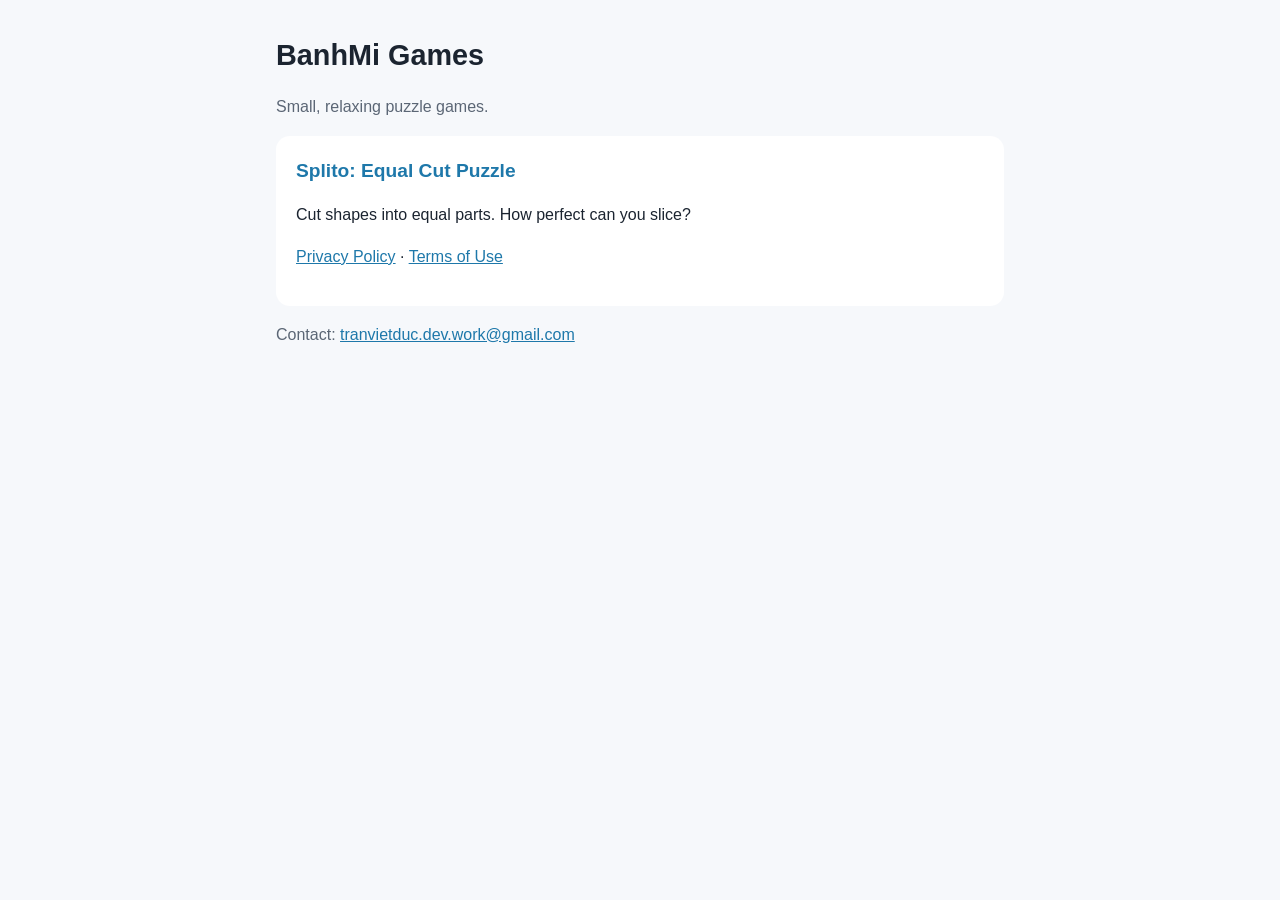
<file: index.html>
<!doctype html>
<html lang="en">
<head>
<meta charset="utf-8">
<meta name="viewport" content="width=device-width, initial-scale=1">
<title>BanhMi Games</title>
<link rel="stylesheet" href="style.css">
</head>
<body>
<main>
  <h1>BanhMi Games</h1>
  <p class="muted">Small, relaxing puzzle games.</p>

  <div class="card">
    <h2 style="margin-top:0">Splito: Equal Cut Puzzle</h2>
    <p>Cut shapes into equal parts. How perfect can you slice?</p>
    <p><a href="splito/privacy.html">Privacy Policy</a> · <a href="splito/terms.html">Terms of Use</a></p>
  </div>

  <p class="muted">Contact: <a href="mailto:tranvietduc.dev.work@gmail.com">tranvietduc.dev.work@gmail.com</a></p>
</main>
</body>
</html>
</file>
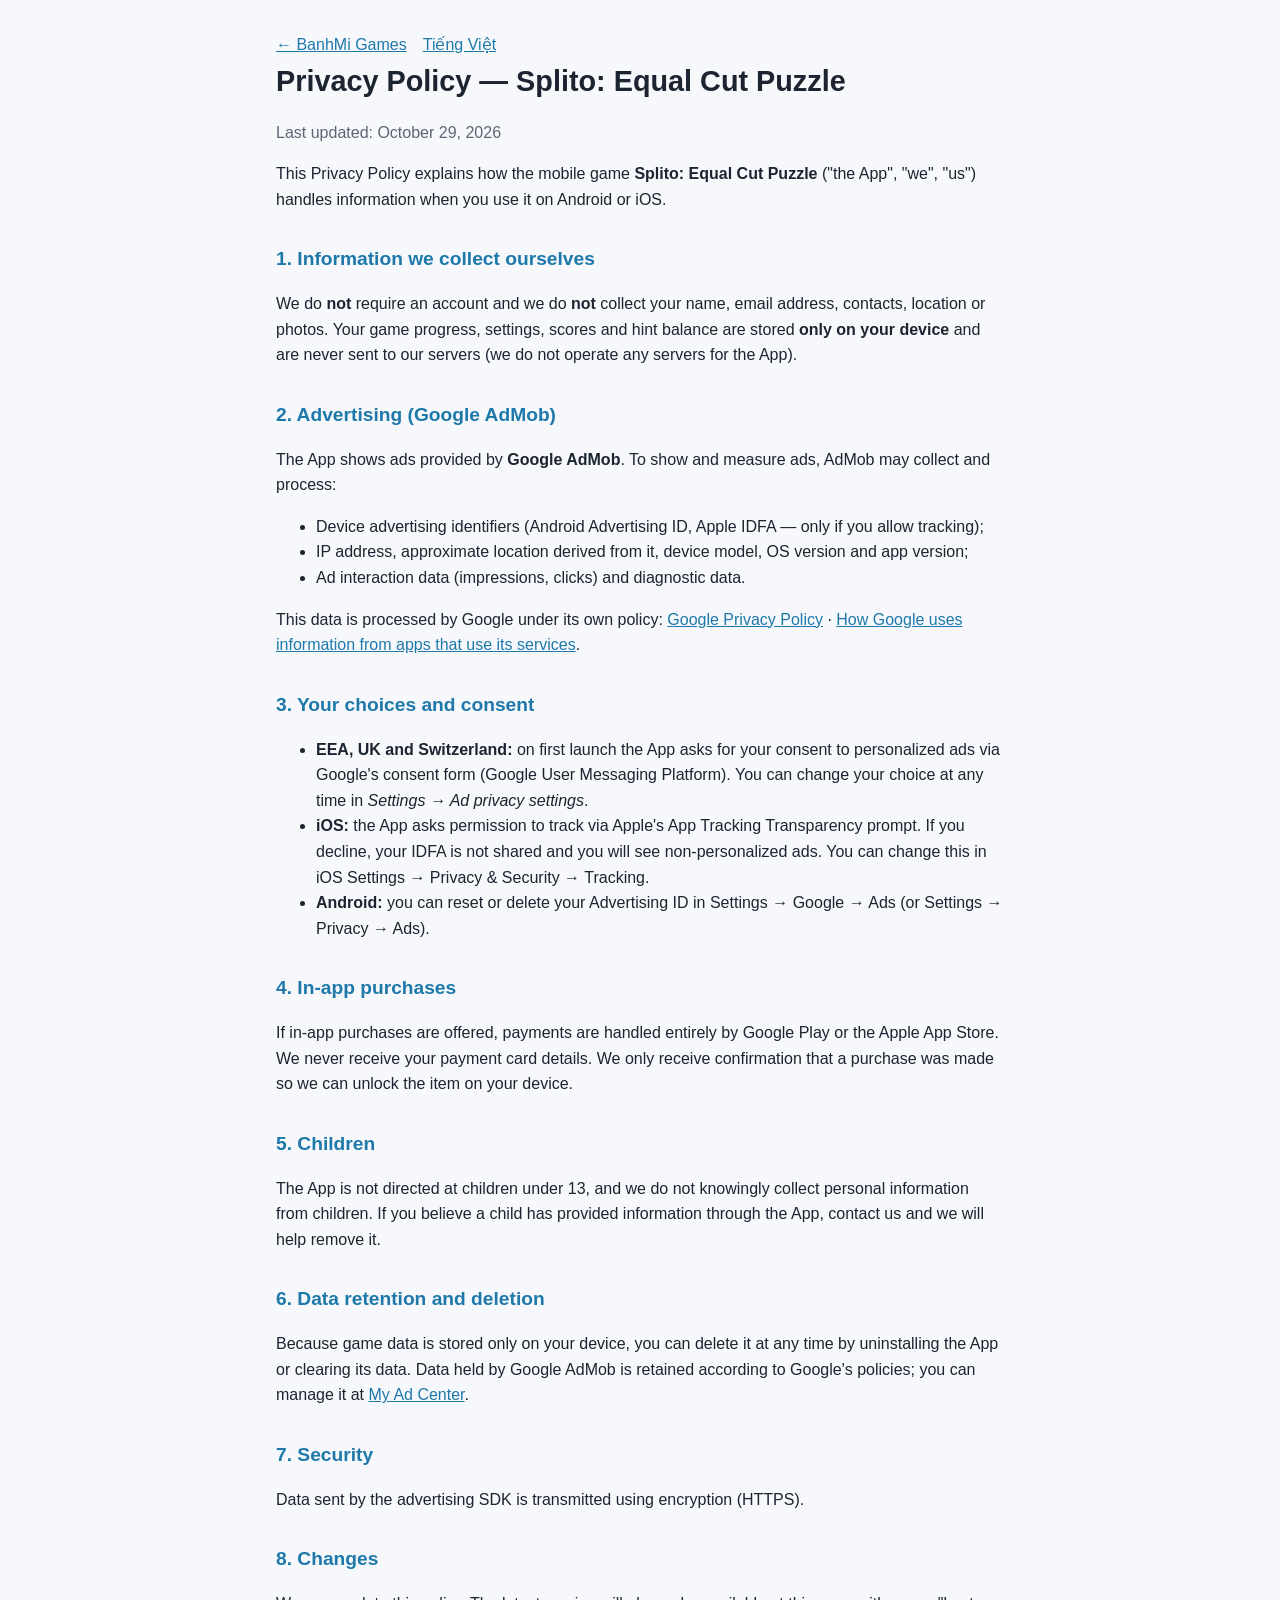
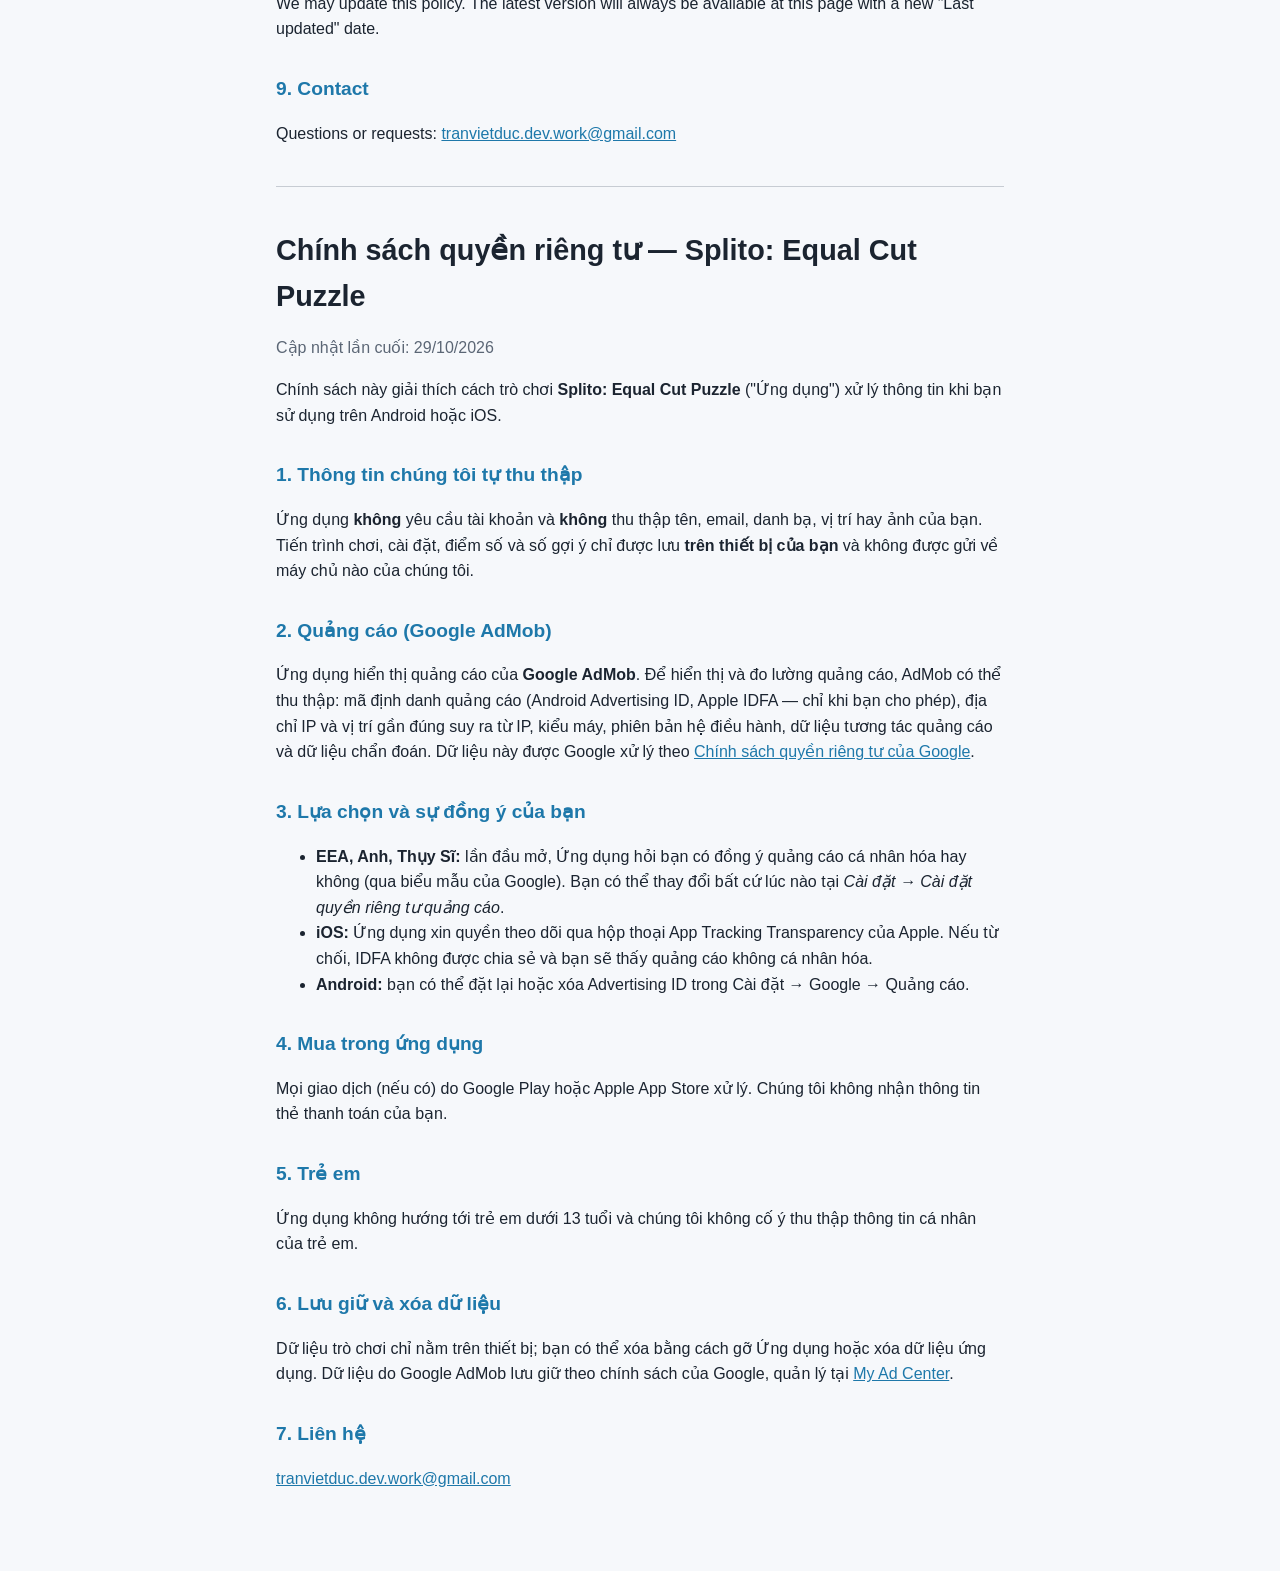
<file: splito/privacy.html>
<!doctype html>
<html lang="en">
<head>
<meta charset="utf-8">
<meta name="viewport" content="width=device-width, initial-scale=1">
<title>Splito Privacy Policy</title>
<link rel="stylesheet" href="../style.css">
</head>
<body>
<main>
  <nav><a href="../">← BanhMi Games</a><a href="#vi">Tiếng Việt</a></nav>

  <h1>Privacy Policy — Splito: Equal Cut Puzzle</h1>
  <p class="muted">Last updated: October 29, 2026</p>

  <p>This Privacy Policy explains how the mobile game <strong>Splito: Equal Cut Puzzle</strong>
  ("the App", "we", "us") handles information when you use it on Android or iOS.</p>

  <h2>1. Information we collect ourselves</h2>
  <p>We do <strong>not</strong> require an account and we do <strong>not</strong> collect your name,
  email address, contacts, location or photos. Your game progress, settings, scores and hint balance are
  stored <strong>only on your device</strong> and are never sent to our servers (we do not operate any servers for the App).</p>

  <h2>2. Advertising (Google AdMob)</h2>
  <p>The App shows ads provided by <strong>Google AdMob</strong>. To show and measure ads, AdMob may
  collect and process:</p>
  <ul>
    <li>Device advertising identifiers (Android Advertising ID, Apple IDFA — only if you allow tracking);</li>
    <li>IP address, approximate location derived from it, device model, OS version and app version;</li>
    <li>Ad interaction data (impressions, clicks) and diagnostic data.</li>
  </ul>
  <p>This data is processed by Google under its own policy:
  <a href="https://policies.google.com/privacy">Google Privacy Policy</a> ·
  <a href="https://policies.google.com/technologies/partner-sites">How Google uses information from apps that use its services</a>.</p>

  <h2>3. Your choices and consent</h2>
  <ul>
    <li><strong>EEA, UK and Switzerland:</strong> on first launch the App asks for your consent to personalized
    ads via Google's consent form (Google User Messaging Platform). You can change your choice at any time in
    <em>Settings → Ad privacy settings</em>.</li>
    <li><strong>iOS:</strong> the App asks permission to track via Apple's App Tracking Transparency prompt.
    If you decline, your IDFA is not shared and you will see non-personalized ads. You can change this in
    iOS Settings → Privacy &amp; Security → Tracking.</li>
    <li><strong>Android:</strong> you can reset or delete your Advertising ID in
    Settings → Google → Ads (or Settings → Privacy → Ads).</li>
  </ul>

  <h2>4. In-app purchases</h2>
  <p>If in-app purchases are offered, payments are handled entirely by Google Play or the Apple App Store.
  We never receive your payment card details. We only receive confirmation that a purchase was made so we can
  unlock the item on your device.</p>

  <h2>5. Children</h2>
  <p>The App is not directed at children under 13, and we do not knowingly collect personal information from
  children. If you believe a child has provided information through the App, contact us and we will help
  remove it.</p>

  <h2>6. Data retention and deletion</h2>
  <p>Because game data is stored only on your device, you can delete it at any time by uninstalling the App or
  clearing its data. Data held by Google AdMob is retained according to Google's policies; you can manage it at
  <a href="https://myadcenter.google.com">My Ad Center</a>.</p>

  <h2>7. Security</h2>
  <p>Data sent by the advertising SDK is transmitted using encryption (HTTPS).</p>

  <h2>8. Changes</h2>
  <p>We may update this policy. The latest version will always be available at this page with a new
  "Last updated" date.</p>

  <h2>9. Contact</h2>
  <p>Questions or requests: <a href="mailto:tranvietduc.dev.work@gmail.com">tranvietduc.dev.work@gmail.com</a></p>

  <hr>

  <section id="vi" lang="vi">
  <h1>Chính sách quyền riêng tư — Splito: Equal Cut Puzzle</h1>
  <p class="muted">Cập nhật lần cuối: 29/10/2026</p>

  <p>Chính sách này giải thích cách trò chơi <strong>Splito: Equal Cut Puzzle</strong> ("Ứng dụng")
  xử lý thông tin khi bạn sử dụng trên Android hoặc iOS.</p>

  <h2>1. Thông tin chúng tôi tự thu thập</h2>
  <p>Ứng dụng <strong>không</strong> yêu cầu tài khoản và <strong>không</strong> thu thập tên, email, danh bạ,
  vị trí hay ảnh của bạn. Tiến trình chơi, cài đặt, điểm số và số gợi ý chỉ được lưu <strong>trên thiết bị của bạn</strong>
  và không được gửi về máy chủ nào của chúng tôi.</p>

  <h2>2. Quảng cáo (Google AdMob)</h2>
  <p>Ứng dụng hiển thị quảng cáo của <strong>Google AdMob</strong>. Để hiển thị và đo lường quảng cáo, AdMob có thể
  thu thập: mã định danh quảng cáo (Android Advertising ID, Apple IDFA — chỉ khi bạn cho phép), địa chỉ IP và vị trí
  gần đúng suy ra từ IP, kiểu máy, phiên bản hệ điều hành, dữ liệu tương tác quảng cáo và dữ liệu chẩn đoán.
  Dữ liệu này được Google xử lý theo
  <a href="https://policies.google.com/privacy">Chính sách quyền riêng tư của Google</a>.</p>

  <h2>3. Lựa chọn và sự đồng ý của bạn</h2>
  <ul>
    <li><strong>EEA, Anh, Thụy Sĩ:</strong> lần đầu mở, Ứng dụng hỏi bạn có đồng ý quảng cáo cá nhân hóa hay không
    (qua biểu mẫu của Google). Bạn có thể thay đổi bất cứ lúc nào tại <em>Cài đặt → Cài đặt quyền riêng tư quảng cáo</em>.</li>
    <li><strong>iOS:</strong> Ứng dụng xin quyền theo dõi qua hộp thoại App Tracking Transparency của Apple. Nếu từ chối,
    IDFA không được chia sẻ và bạn sẽ thấy quảng cáo không cá nhân hóa.</li>
    <li><strong>Android:</strong> bạn có thể đặt lại hoặc xóa Advertising ID trong Cài đặt → Google → Quảng cáo.</li>
  </ul>

  <h2>4. Mua trong ứng dụng</h2>
  <p>Mọi giao dịch (nếu có) do Google Play hoặc Apple App Store xử lý. Chúng tôi không nhận thông tin thẻ thanh toán của bạn.</p>

  <h2>5. Trẻ em</h2>
  <p>Ứng dụng không hướng tới trẻ em dưới 13 tuổi và chúng tôi không cố ý thu thập thông tin cá nhân của trẻ em.</p>

  <h2>6. Lưu giữ và xóa dữ liệu</h2>
  <p>Dữ liệu trò chơi chỉ nằm trên thiết bị; bạn có thể xóa bằng cách gỡ Ứng dụng hoặc xóa dữ liệu ứng dụng.
  Dữ liệu do Google AdMob lưu giữ theo chính sách của Google, quản lý tại
  <a href="https://myadcenter.google.com">My Ad Center</a>.</p>

  <h2>7. Liên hệ</h2>
  <p><a href="mailto:tranvietduc.dev.work@gmail.com">tranvietduc.dev.work@gmail.com</a></p>
  </section>
</main>
</body>
</html>
</file>
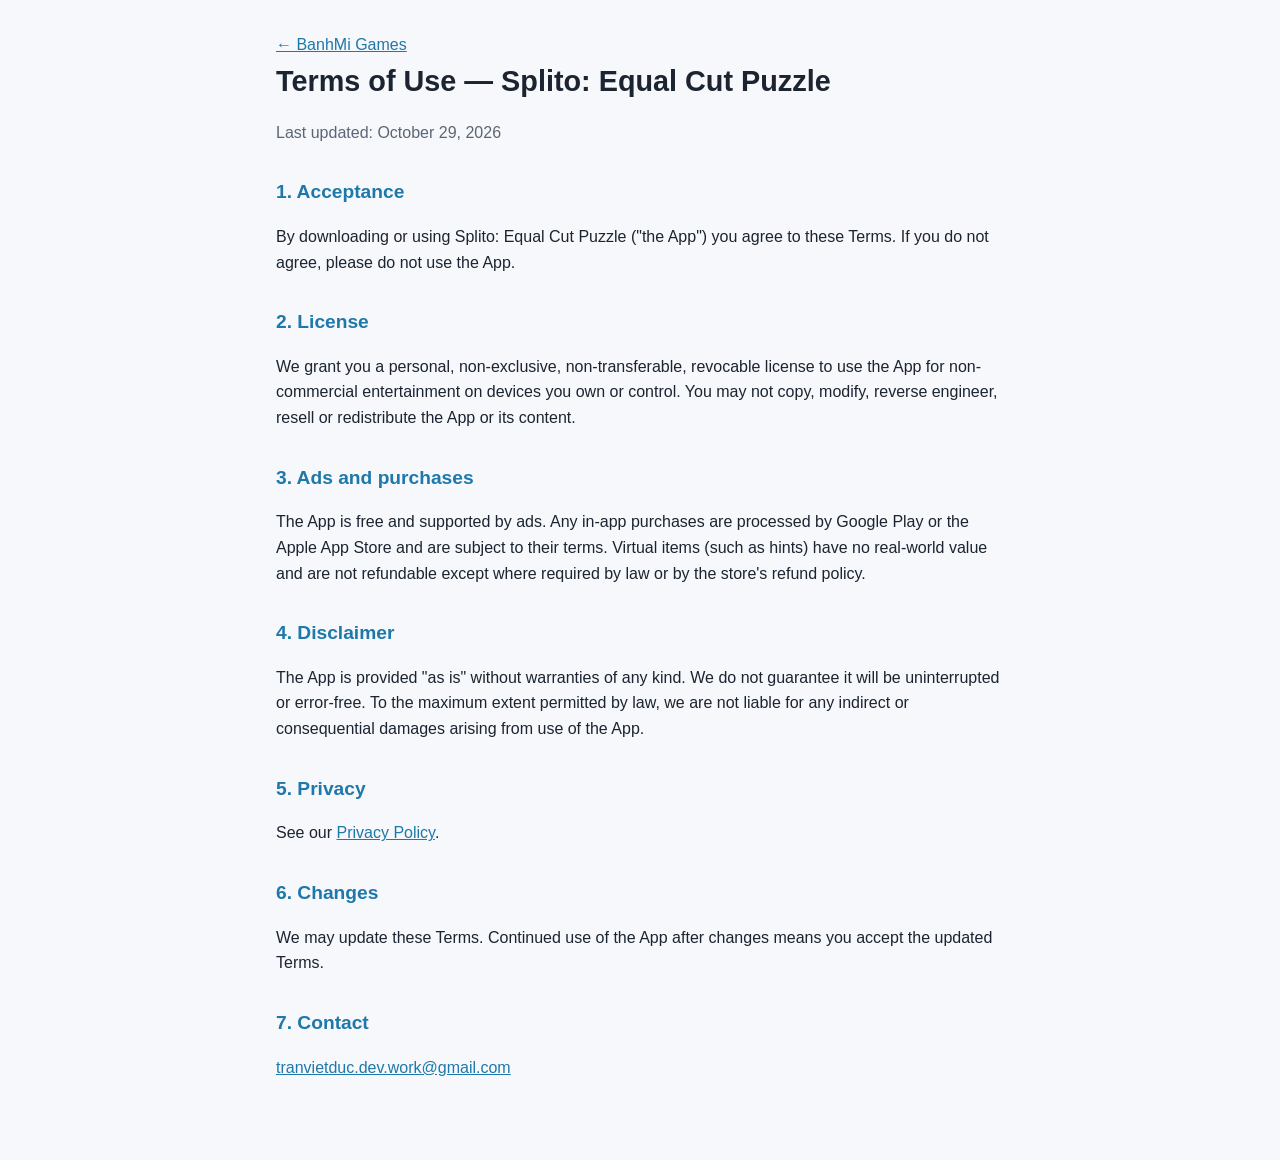
<file: splito/terms.html>
<!doctype html>
<html lang="en">
<head>
<meta charset="utf-8">
<meta name="viewport" content="width=device-width, initial-scale=1">
<title>Splito Terms of Use</title>
<link rel="stylesheet" href="../style.css">
</head>
<body>
<main>
  <nav><a href="../">← BanhMi Games</a></nav>
  <h1>Terms of Use — Splito: Equal Cut Puzzle</h1>
  <p class="muted">Last updated: October 29, 2026</p>

  <h2>1. Acceptance</h2>
  <p>By downloading or using Splito: Equal Cut Puzzle ("the App") you agree to these Terms. If you do not agree,
  please do not use the App.</p>

  <h2>2. License</h2>
  <p>We grant you a personal, non-exclusive, non-transferable, revocable license to use the App for
  non-commercial entertainment on devices you own or control. You may not copy, modify, reverse engineer,
  resell or redistribute the App or its content.</p>

  <h2>3. Ads and purchases</h2>
  <p>The App is free and supported by ads. Any in-app purchases are processed by Google Play or the Apple App
  Store and are subject to their terms. Virtual items (such as hints) have no real-world value and are not
  refundable except where required by law or by the store's refund policy.</p>

  <h2>4. Disclaimer</h2>
  <p>The App is provided "as is" without warranties of any kind. We do not guarantee it will be uninterrupted or
  error-free. To the maximum extent permitted by law, we are not liable for any indirect or consequential damages
  arising from use of the App.</p>

  <h2>5. Privacy</h2>
  <p>See our <a href="privacy.html">Privacy Policy</a>.</p>

  <h2>6. Changes</h2>
  <p>We may update these Terms. Continued use of the App after changes means you accept the updated Terms.</p>

  <h2>7. Contact</h2>
  <p><a href="mailto:tranvietduc.dev.work@gmail.com">tranvietduc.dev.work@gmail.com</a></p>
</main>
</body>
</html>
</file>
<file: style.css>
:root { --bg:#f6f8fb; --fg:#1b2430; --muted:#5b6675; --accent:#1E78AA; --card:#fff; }
@media (prefers-color-scheme: dark) { :root { --bg:#0f1720; --fg:#e8eef5; --muted:#9aa7b6; --accent:#5fb3e0; --card:#17212c; } }
* { box-sizing: border-box; }
body { margin:0; background:var(--bg); color:var(--fg); font:16px/1.6 -apple-system, BlinkMacSystemFont, "Segoe UI", Roboto, sans-serif; }
main { max-width: 760px; margin: 0 auto; padding: 32px 16px 64px; }
h1 { font-size: 1.8rem; margin: 0 0 4px; }
h2 { font-size: 1.2rem; margin-top: 2rem; color: var(--accent); }
.muted { color: var(--muted); }
.card { background: var(--card); border-radius: 14px; padding: 20px; margin: 16px 0; }
a { color: var(--accent); }
nav a { margin-right: 16px; }
hr { border: 0; border-top: 1px solid var(--muted); opacity: .3; margin: 40px 0; }
</file>
